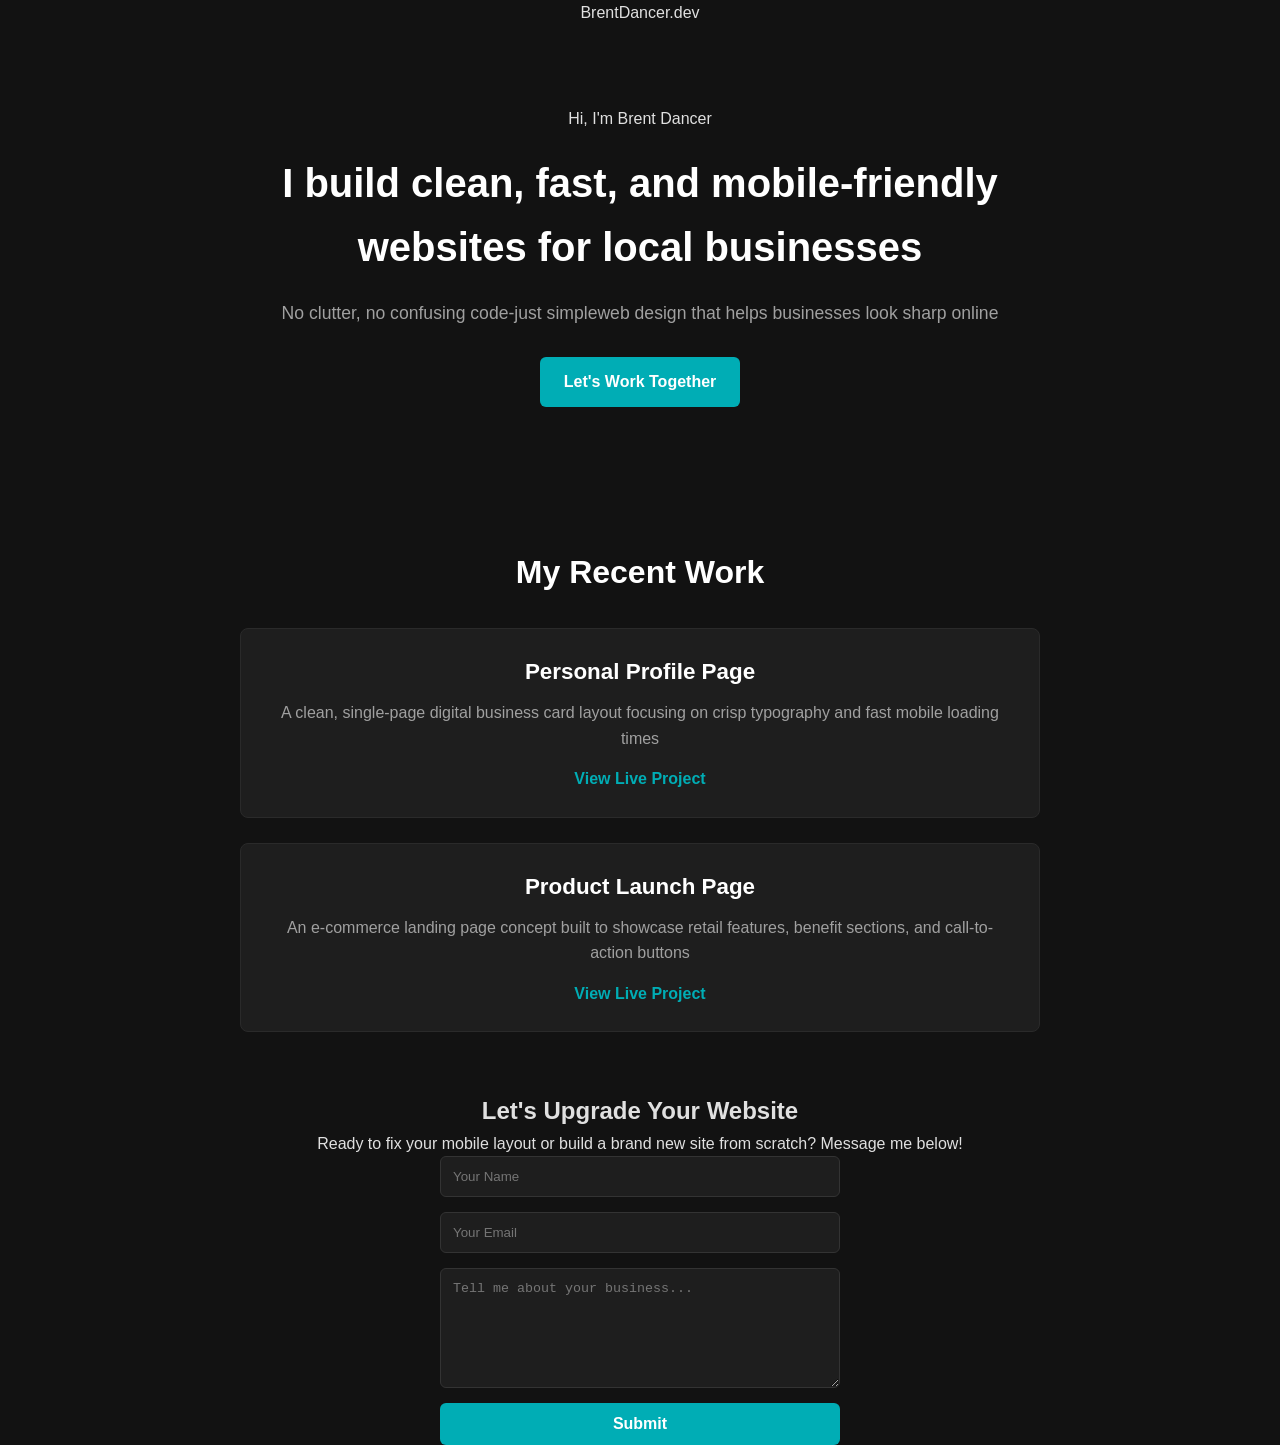
<file: index.html>
<!DOCTYPE html>
<html lang="en">
    <head>
        <meta charset="UTF-8">
        <meta name ="viewport" content="width=device-width, initial-scale=1.0">
        <meta name="description" content="Welcome to the web development portfolio of Brent Dancer, featuring custom, responsive websites and front-end design projects.">
        <meta name="keywords" content="Brent Dancer, web developer, portfolio, front-end developer, HTML, CSS, JavaScript">
        <title>Brent Dancer | Freelance Web Designer</title>
        <link rel="stylesheet" href="style.css">
    </head>
    <body>
        <header>
            <div class="logo">BrentDancer.dev</div>
        </header>
        <main>
            <section class="introSection">
                <p class="greeting">Hi, I'm Brent Dancer</p>
                <h1>I build clean, fast, and mobile-friendly websites for local businesses</h1>
                <p class="subtext">No clutter, no confusing code-just simpleweb design that helps businesses look sharp online</p>
                <a href="#contact" class="ctaBtn">Let's Work Together</a> 
            </section>
            

            <section class="workSection">
                <h2>My Recent Work</h2>
                <div class="projectGrid">
                    <div class="projectCard">
                        <h3>Personal Profile Page</h3>
                        <p>A clean, single-page digital business card layout focusing on crisp typography and fast mobile loading times</p>
                        <a href="Website2-Mini-Bio-Project/index.html" target="_blank" class="projectLink">View Live Project</a>
                    </div>

                    <div class="projectCard">
                        <h3>Product Launch Page</h3>
                        <p>An e-commerce landing page concept built to showcase retail features, benefit sections, and call-to-action buttons</p>
                        <a href="Website3-Dehydrated-Water-Project/index.html" target="_blank" class="projectLink">View Live Project</a>
                    </div>

                </div>

            </section>

            <section id="contact" class="contactSection">
                <h2>Let's Upgrade Your Website</h2>
                <p>Ready to fix your mobile layout or build a brand new site from scratch? Message me below!</p>

                <form action="https://api.web3forms.com/submit" method="POST">
                    <input type="hidden" name="access_key" value="91ecf1d1-9dee-4c04-af7b-1f79f02a6956">
                    <input type="text" name="name" placeholder="Your Name" required>
                    <input type="email" name="email" placeholder="Your Email" required>
                    <textarea name="message" placeholder="Tell me about your business..." required></textarea>
                    <button type="submit">Submit</button>
                </form>
            </section>
        </main>
    </body>
</html>
</file>
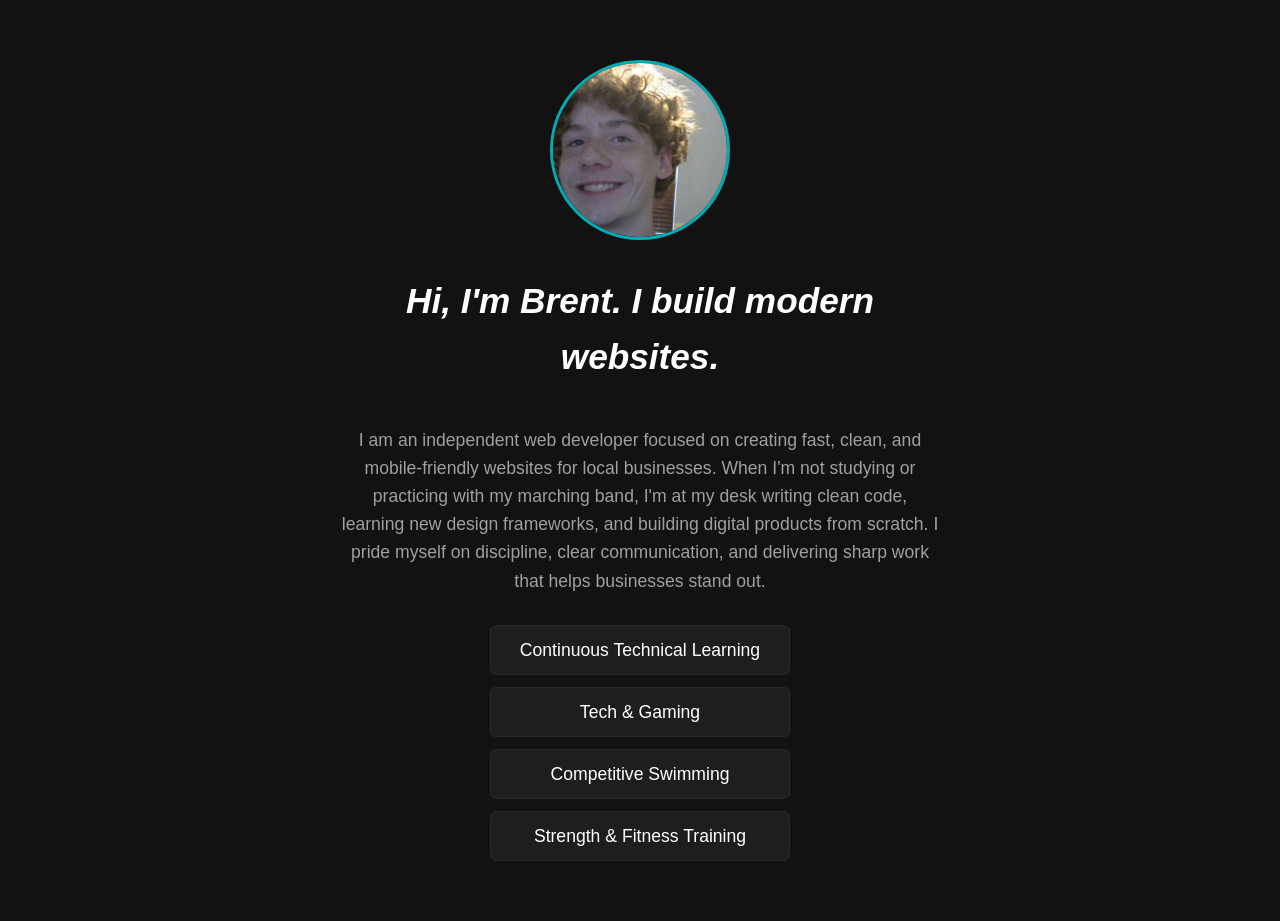
<file: Website2-Mini-Bio-Project/index.html>
<!DOCTYPE HTML>
<html lang = "en">
<head>
    <meta charset="UTF-8">
    <meta name = "viewport" content="width=device-width, initial-scale=1.0">
    <title>Brent Dancer's bio</title>
    <link rel = "stylesheet" href = "style.css">
</head>
<body>
    <div class = "container">
    <img src="images/profile-picture.jpg" alt = "Photo of me" title = "Photo of me" class = "bioImage">
    <h1 class = "nameHeading"><em>Hi, I'm Brent. I build modern websites.</em></h1>
    <br>
    <p class = "paragraphAboutMe">I am an independent web developer focused on creating fast, clean, and mobile-friendly websites for local businesses. When I'm not studying or practicing with my marching band, I'm at my desk writing clean code, learning new design frameworks, and building digital products from scratch. I pride myself on discipline, clear communication, and delivering sharp work that helps businesses stand out.</p>
    <ul class = "hobbies">
        <li>Continuous Technical Learning</li>
        <li>Tech & Gaming</li>
        <li>Competitive Swimming</li>
        <li>Strength & Fitness Training</li>
    </ul>
    </div>
</body>
</html>
</file>
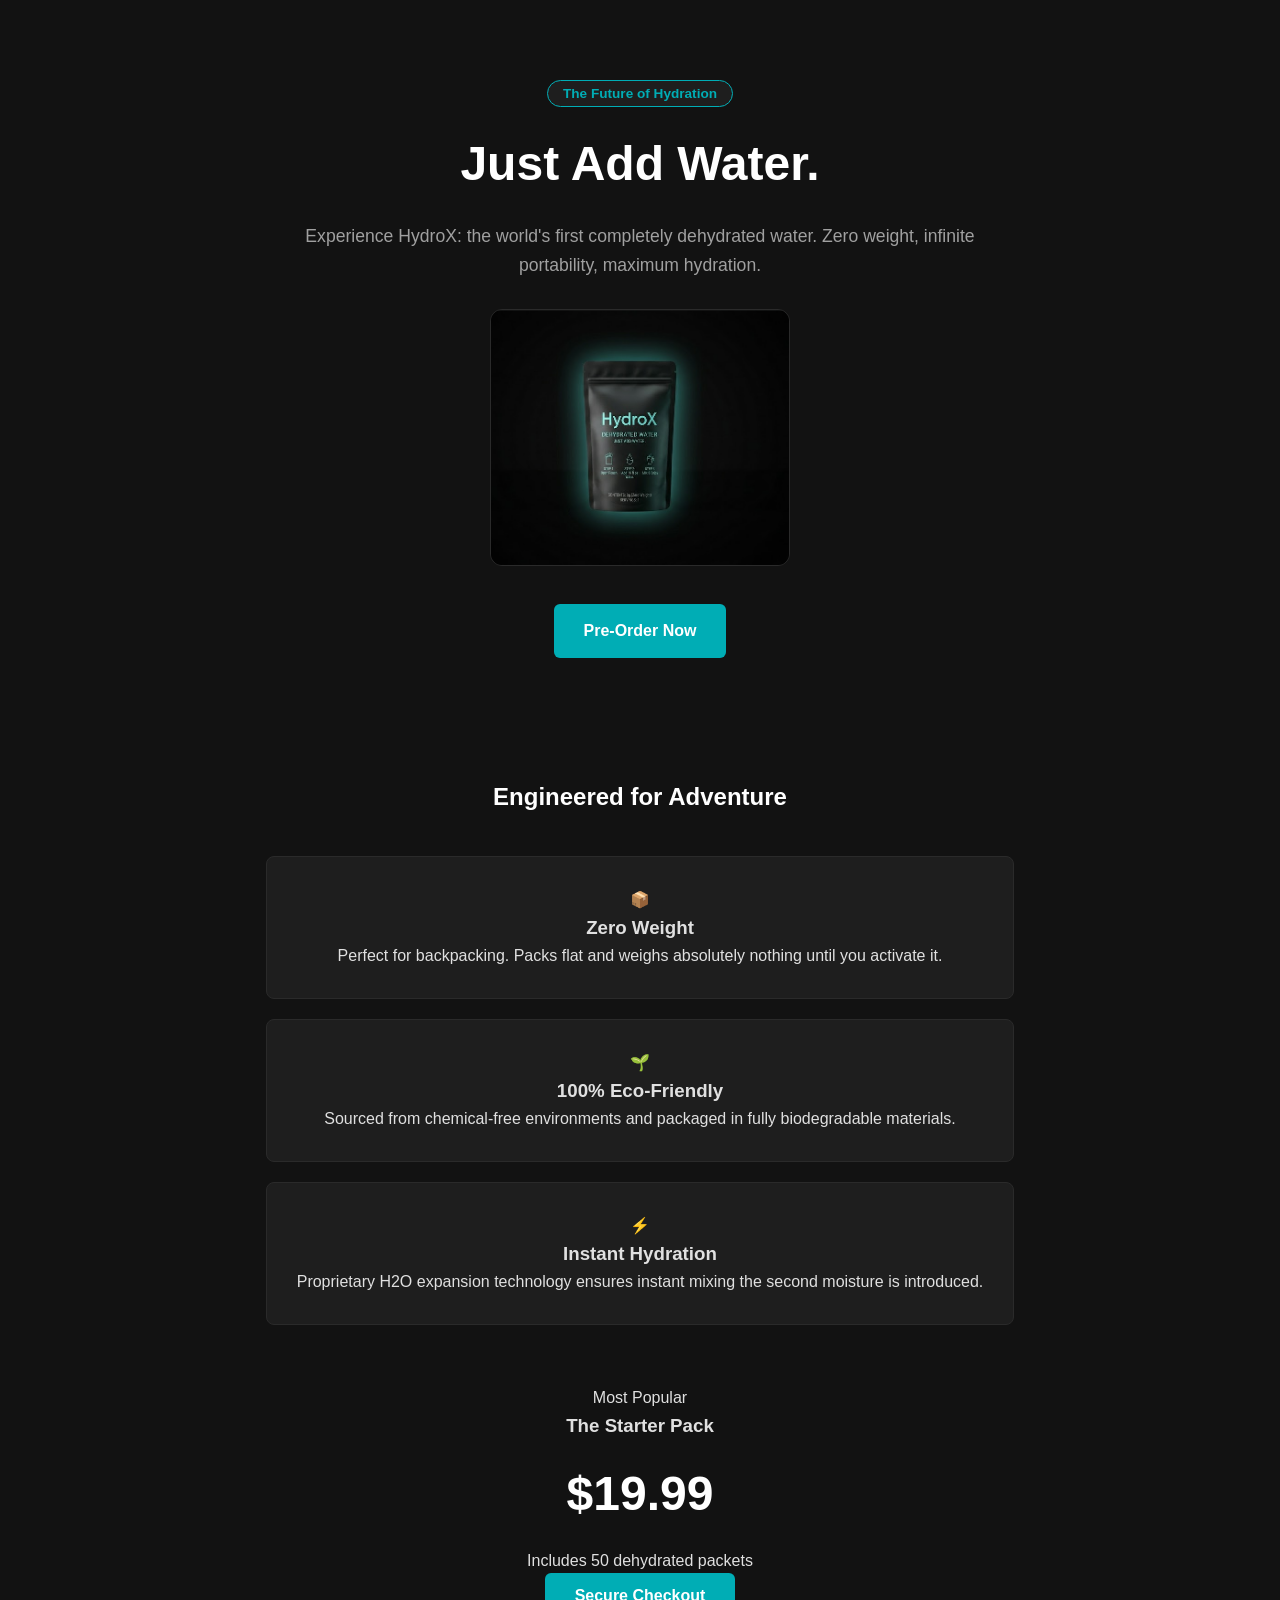
<file: Website3-Dehydrated-Water-Project/index.html>
<!DOCTYPE html>
<html lang="en">
    <head>
        <meta charset="UTF-8">
        <meta name="viewport" content="width=device-width, initial-scale=1.0">
        <title>HydroX | Dehydrated Water</title>
        <link rel="stylesheet" href="style.css">
    </head>

    <body>
        <header class="productHero">
            <span class="badge">The Future of Hydration</span>
            <h1>Just Add Water.</h1>
            <p class="productSubtext">Experience HydroX: the world's first completely dehydrated water. Zero weight, infinite portability, maximum hydration.</p>

            <div class="product-image-container">
                <img src="hydrox.png" alt="HydroX Dehydrated Water Packaging" class="product-image">
            </div>

            <a href="#pricing" class="buyBtn">Pre-Order Now</a>
        </header>

        <main>
            <section class="featuresSection">
                <h2>Engineered for Adventure</h2>
                <div class="featuresGrid">
                    <div class="featureCard">
                        <div class="icon">📦</div>
                        <h3>Zero Weight</h3>
                        <p>Perfect for backpacking. Packs flat and weighs absolutely nothing until you activate it.</p>
                    </div>
                    <div class="featureCard">
                        <div class="icon">🌱</div>
                        <h3>100% Eco-Friendly</h3>
                        <p>Sourced from chemical-free environments and packaged in fully biodegradable materials.</p>
                    </div>
                    <div class="featureCard">
                        <div class="icon">⚡</div>
                        <h3>Instant Hydration</h3>
                        <p>Proprietary H2O expansion technology ensures instant mixing the second moisture is introduced.</p>
                    </div>

                </div>

            </section>
            <section id="pricing" class="pricingSection">
                <div class="pricingCard">
                    <span class="popularTag">Most Popular</span>
                    <h3>The Starter Pack</h3>
                    <div class="price">$19.99</div>
                    <p class="priceDetails">Includes 50 dehydrated packets</p>
                    <button class="checkoutBtn">Secure Checkout</button>
                </div>

            </section>

        </main>
    </body>
</html>
</file>
<file: style.css>
/* 1. GLOBAL RESET & BASE STYLES */
* {
    margin: 0;
    padding: 0;
    box-sizing: border-box; /* Prevents padding from breaking element widths */
}

body {
    font-family: -apple-system, BlinkMacSystemFont, 'Segoe UI', Roboto, Oxygen, Ubuntu, Cantarell, 'Open Sans', 'Helvetica Neue', sans-serif;
    line-height: 1.6;
    color: #e0e0e0; /* A soft light gray so the text isn't a harsh bright white */
    background-color: #121212; /* A premium, deep dark mode gray */
    padding: 0 20px; /* Gives some breathing room on small phone screens */
    display: flex;
    flex-direction: column;
    align-items: center;
    text-align: center;
}

form {
    display: flex;
    flex-direction: column;
    align-items: center;
    gap: 15px; /* Adds clean spacing between inputs */
    width: 100%;
    max-width: 400px; /* Keeps the form from getting too wide */
    margin: auto;
}

input, textarea {
    width: 100%;
    padding: 12px;
    background-color: #1e1e1e;
    border: 1px solid #333;
    color: #ffffff;
    border-radius: 6px;
}

textarea {
    resize: vertical;
    height: 120px;
}

.introSection {
    padding: 80px 0; /* Gives a massive amount of breathing room at the top and bottom */
    max-width: 800px; /* Keeps your text from stretching too wide on desktop screens */
}

.introSection h1 {
    font-size: 2.5rem; /* Makes your main statement bold and clear */
    margin: 20px 0;
    color: #ffffff; /* Let the main headline pop in bright white */
}

.introSection .subtext {
    font-size: 1.1rem;
    color: #a0a0a0; /* A slightly darker gray to create a nice visual hierarchy */
    margin-bottom: 30px;
}

/* THE CALL TO ACTION BUTTON */
.ctaBtn {
    display: inline-block;
    background-color: #00adb5; /* A beautiful, calm tech-teal color */
    color: #ffffff; 
    padding: 12px 24px;
    text-decoration: none;
    border-radius: 6px;
    font-weight: bold;
    transition: background 0.2s ease;
}

.ctaBtn:hover {
    background-color: #007c82;
}

.workSection {
    padding: 60px 0;
    width: 100%;
    max-width: 800px;
}

.workSection h2 {
    font-size: 2rem;
    color: #ffffff;
    margin-bottom: 30px;
}

.projectGrid {
    display: flex;
    flex-direction: column;
    gap: 25px;
    width: 100%;
}

.projectCard {
    background-color: #1e1e1e;
    border: 1px solid #2a2a2a;
    padding: 25px;
    border-radius: 8px;
    text-align: center;
}

.projectCard h3 {
    color: #ffffff;
    margin-bottom: 10px;
    font-size: 1.4rem;
}

.projectCard p {
    color: #a0a0a0;
    font-size: 1rem;
    margin-bottom: 15px;
}

.projectLink {
    display: inline-block;
    color: #00adb5;
    text-decoration: none;
    font-weight: bold;
}

.projectLink:hover {
    text-decoration: underline;
}

form button {
    background-color: #00adb5;
    color: #ffffff;
    border: none;
    padding: 12px 24px;
    font-size: 1rem;
    font-weight: bold;
    border-radius: 6px;
    cursor: pointer;
    width: 100%;
    transition: background 0.2s ease;
}

form button:hover {
    background-color: #00c782;
}
</file>
<file: Website2-Mini-Bio-Project/style.css>
* {
    margin: 0;
    padding: 0;
    box-sizing: border-box;
}

body {
    background-color: powderblue;
    font-family: -apple-system, BlinkMacSystemFont, "Segoe UI", Roboto, Helvetica, Arial, sans-serif;
    line-height: 1.6;
    color: #e0e0e0;
    background-color: #121212;
    padding: 60px 20px;
    display: flex;
    justify-content: center;
}
.container {
    text-align: center;
    max-width: 600px;
    width: 100%;
}
.bioImage {
    border-radius: 50%;
    height: 180px;
    width: 180px;
    object-fit: cover;
    border: 3px solid #00adb5;
    margin-bottom: 25px;
}
.nameHeading {
    font-size: 2.2rem;
    color: #ffffff;
    margin-bottom: 15px;
    font-weight: bold;
}
.paragraphAboutMe {
    font-size: 1.1rem;
    color: #a0a0a0;
    margin-bottom: 30px;
}
.hobbies {
    list-style-type: none;
    display: flex;
    flex-direction: column;
    gap: 12px;
    align-items: center;
}
.hobbies li {
    font-size: 1.1rem;
    background-color: #1e1e1e;
    border: 1px solid #2a2a2a;
    color: #ffffff;
    padding: 10px 20px;
    border-radius: 6px;
    width: 100%;
    max-width: 300px;
}
</file>
<file: Website3-Dehydrated-Water-Project/style.css>
* {
    margin: 0;
    padding: 0;
    box-sizing: border-box;
}

body {
    font-family: -apple-system, BlinkMacSystemFont, "Segoe UI", Roboto, sans-serif;
    line-height: 1.6;
    color: #e0e0e0;
    background-color: #121212;
    padding: 0 20px;
    display: flex;
    flex-direction: column;
    align-items: center;
    text-align: center;
}

.productHero {
    padding: 80px 0 60px 0;
    max-width: 700px;
}

.badge {
    background-color: #1e1e1e;
    border: 1px solid #00adb5;
    color: #00adb5;
    padding: 5px 15px;
    border-radius: 20px;
    font-size: 0.85rem;
    font-weight: bold;
}

.productHero h1 {
    font-size: 3rem;
    color: #ffffff;
    margin: 20px 0;
}

.productSubtext {
    color: #a0a0a0;
    margin-bottom: 30px;
    font-size: 1.1rem;
}

.product-image-container {
    width: 100%;
    max-width: 300px; /* Keeps the package layout neat and compact */
    margin: 0 auto 30px auto; /* Centers it and adds space above the button */
}

.product-image {
    width: 100%;
    height: auto;
    border-radius: 12px; /* Smooth corners matching your cards */
    border: 1px solid #2a2a2a; /* Subtle boundary border */
    background-color: #1e1e1e; /* Gives it a clean background block if using a PNG transparent graphic */
}

.buyBtn, .checkoutBtn {
    display: inline-block;
    background-color: #00adb5;
    color: #ffffff;
    padding: 14px 30px;
    text-decoration: none;
    border-radius: 6px;
    font-weight: bold;
    border: none;
    cursor: pointer;
    font-size: 1rem;
}

.featuresSection {
    padding: 60px 0;
    max-width: 900px;
    width: 100%;
}

.featuresSection h2 {
    color: #ffffff;
    margin-bottom: 40px;
}

.featuresGrid {
    display: flex;
    flex-direction: column;
    gap: 20px;
    width: 100%;
}

.featureCard {
    background-color: #1e1e1e;
    border: 1px solid #2a2a2a;
    padding: 30px;
    border-radius: 8px;
}

.feature-card .icon {
    font-size: 2rem;
    margin-bottom: 15px;
}

.feature-card h3 {
    color: #ffffff;
    margin-bottom: 10px;
}

.feature-card p {
    color: #a0a0a0;
}

/* PRICING */
.pricing-section {
    padding: 60px 0 100px 0;
    width: 100%;
}

.pricing-card {
    background-color: #1e1e1e;
    border: 2px solid #00adb5; /* Highlight the box with your signature teal */
    padding: 40px;
    border-radius: 12px;
    max-width: 350px;
    margin: 0 auto;
    position: relative;
}

.popular-tag {
    position: absolute;
    top: -15px;
    left: 50%;
    transform: translateX(-50%);
    background-color: #00adb5;
    color: #ffffff;
    padding: 4px 12px;
    border-radius: 20px;
    font-size: 0.75rem;
    font-weight: bold;
}

.price {
    font-size: 3rem;
    color: #ffffff;
    font-weight: bold;
    margin: 15px 0;
}

.price-details {
    color: #a0a0a0;
    margin-bottom: 25px;
}

.checkout-btn {
    width: 100%;
}
</file>
